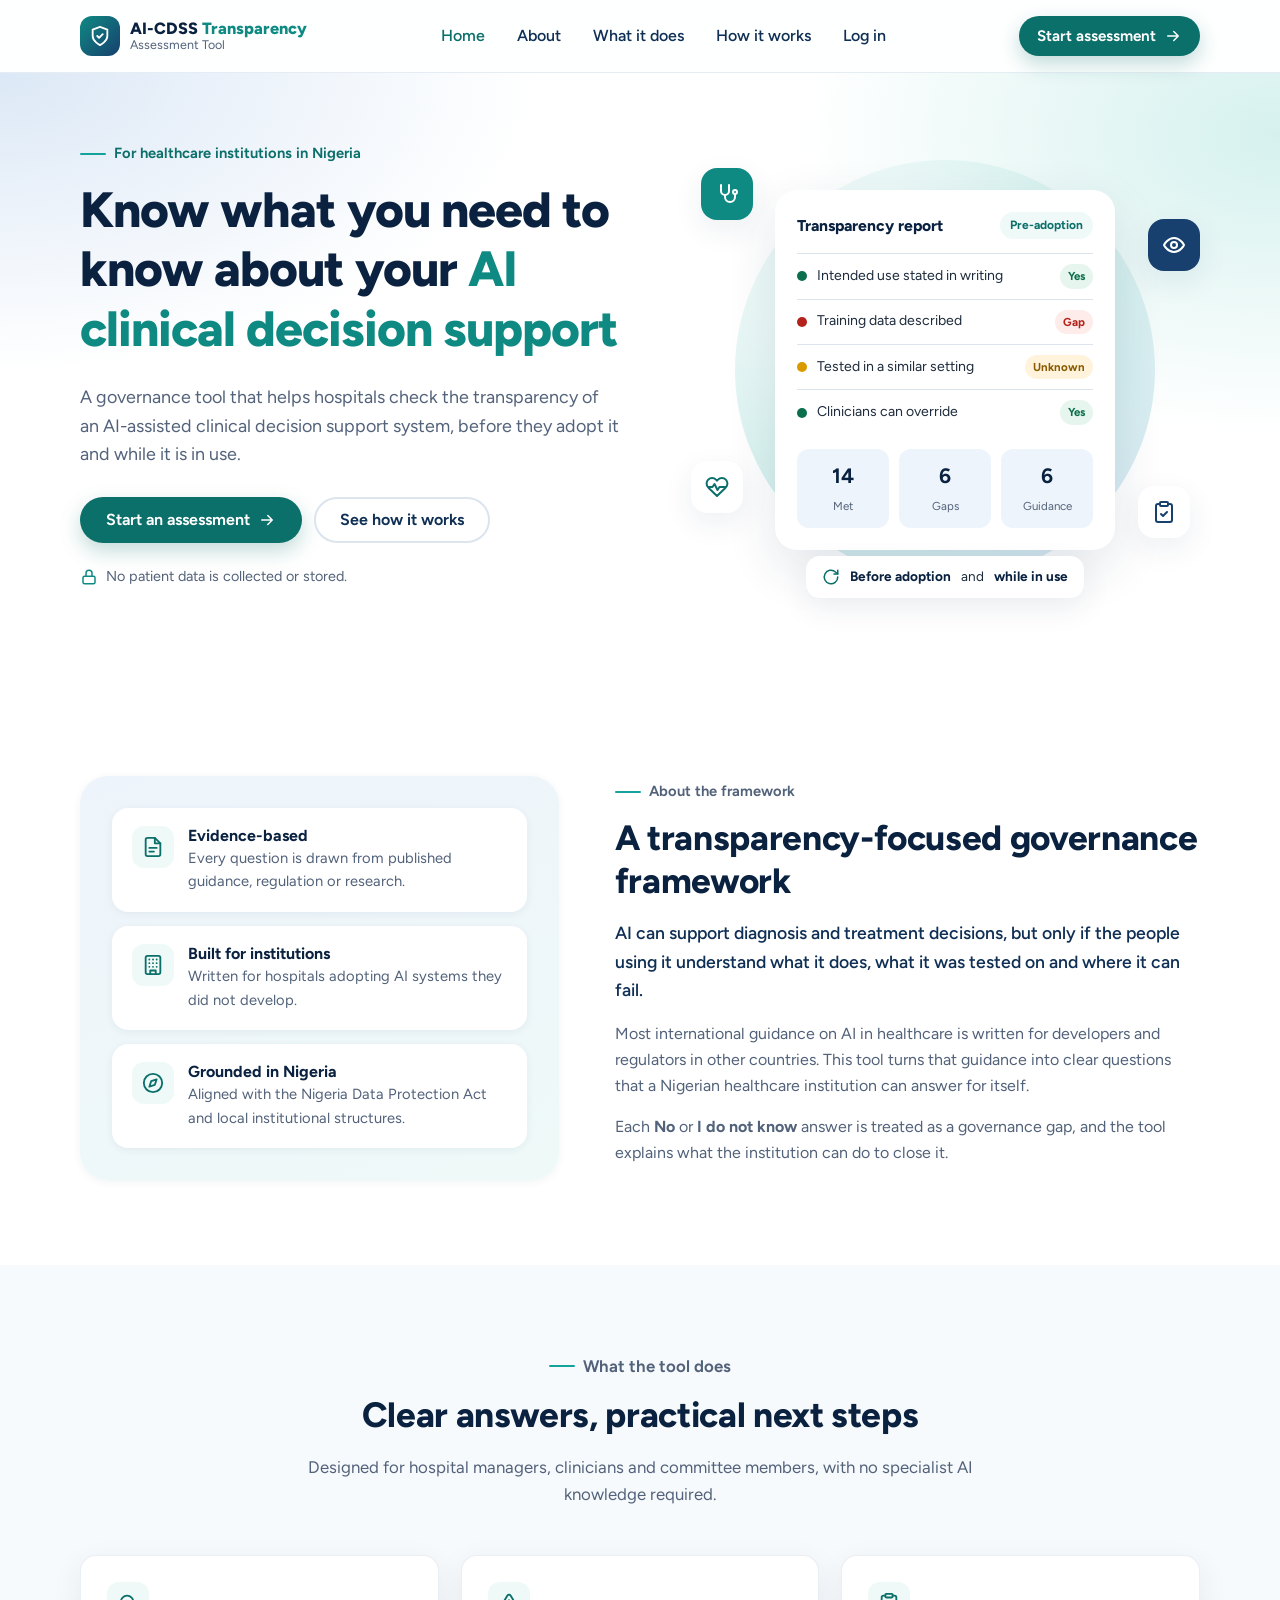
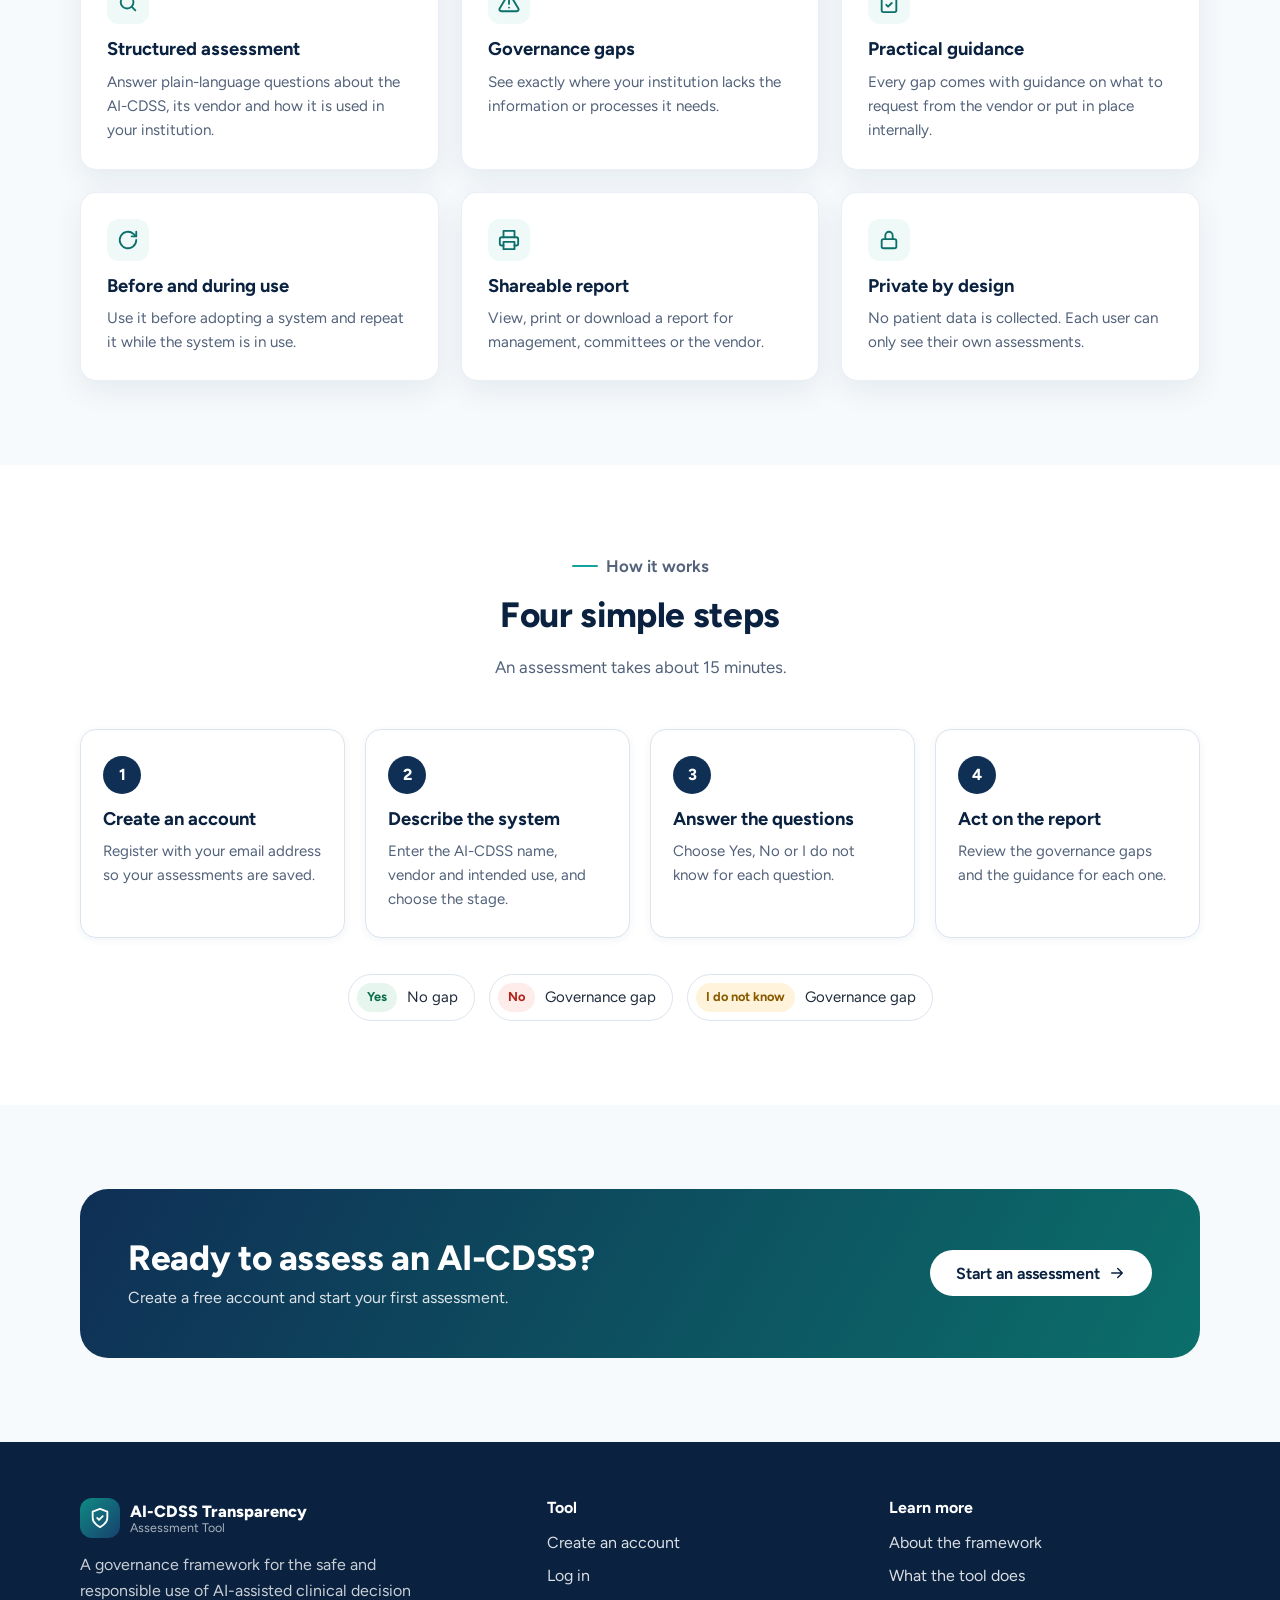
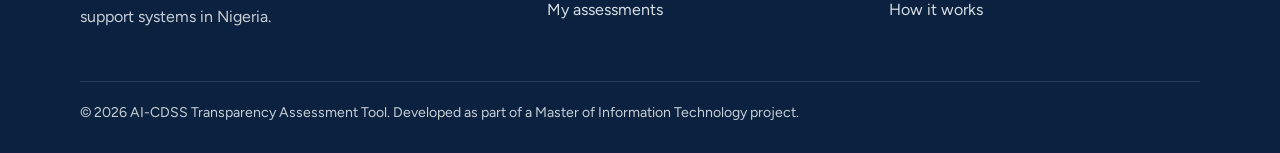
<file: aicdss-tool/index.html>
<!DOCTYPE html>
<html lang="en">
<head>
  <meta charset="UTF-8">
  <meta name="viewport" content="width=device-width, initial-scale=1">
  <title>AI-CDSS Transparency Assessment Tool</title>
  <meta name="description" content="A governance tool that helps Nigerian healthcare institutions check the transparency of AI-assisted clinical decision support systems, before adoption and while in use.">
  <link rel="preconnect" href="https://fonts.googleapis.com">
  <link rel="preconnect" href="https://fonts.gstatic.com" crossorigin>
  <link href="https://fonts.googleapis.com/css2?family=Figtree:wght@400;500;600;700;800&display=swap" rel="stylesheet">
  <link rel="stylesheet" href="css/styles.css">
</head>
<body>
  <a class="skip-link" href="#main">Skip to main content</a>

  <header class="site-header">
    <div class="container nav">
      <a class="brand" href="index.html" aria-label="AI-CDSS Transparency Assessment Tool, home">
        <span class="brand-mark" data-icon="shield"></span>
        <span class="brand-text">
          <span class="brand-name">AI-CDSS <span>Transparency</span></span>
          <span class="brand-sub">Assessment Tool</span>
        </span>
      </a>
      <ul class="nav-links" id="nav-links">
        <li><a href="index.html" aria-current="page">Home</a></li>
        <li><a href="#about">About</a></li>
        <li><a href="#features">What it does</a></li>
        <li><a href="#how">How it works</a></li>
        <li><a href="login.html">Log in</a></li>
      </ul>
      <div class="nav-actions">
        <a class="btn btn-primary btn-sm" href="login.html?mode=register" aria-label="Start assessment"><span class="btn-label">Start assessment</span><span data-icon="arrowRight"></span></a>
        <button class="menu-btn" type="button" aria-controls="nav-links" aria-expanded="false" aria-label="Open menu" data-icon="menu"></button>
      </div>
    </div>
  </header>

  <main id="main">
    <!-- Hero -->
    <section class="hero">
      <div class="container hero-grid">
        <div>
          <p class="eyebrow">For healthcare institutions in Nigeria</p>
          <h1>Know what you need to know about your <span>AI clinical decision support</span></h1>
          <p class="hero-lead">A governance tool that helps hospitals check the transparency of an AI-assisted clinical decision support system, before they adopt it and while it is in use.</p>
          <div class="hero-cta">
            <a class="btn btn-primary" href="login.html?mode=register">Start an assessment <span data-icon="arrowRight"></span></a>
            <a class="btn btn-secondary" href="#how">See how it works</a>
          </div>
          <p class="hero-note"><span data-icon="lock"></span> No patient data is collected or stored.</p>
        </div>

        <div class="hero-visual" aria-hidden="true">
          <div class="hero-circle"></div>
          <div class="mock-card">
            <div class="mock-head">
              <span class="mock-title">Transparency report</span>
              <span class="mock-pill">Pre-adoption</span>
            </div>
            <div class="mock-row"><span class="dot" style="background:#0B6F4E"></span><span class="lbl">Intended use stated in writing</span><span class="tag badge-yes">Yes</span></div>
            <div class="mock-row"><span class="dot" style="background:#B4231B"></span><span class="lbl">Training data described</span><span class="tag badge-no">Gap</span></div>
            <div class="mock-row"><span class="dot" style="background:#D99A00"></span><span class="lbl">Tested in a similar setting</span><span class="tag badge-unknown">Unknown</span></div>
            <div class="mock-row"><span class="dot" style="background:#0B6F4E"></span><span class="lbl">Clinicians can override</span><span class="tag badge-yes">Yes</span></div>
            <div class="mock-score">
              <div><strong>14</strong><span>Met</span></div>
              <div><strong>6</strong><span>Gaps</span></div>
              <div><strong>6</strong><span>Guidance</span></div>
            </div>
          </div>
          <span class="float-badge fb-1" data-icon="stethoscope"></span>
          <span class="float-badge fb-2" data-icon="eye"></span>
          <span class="float-badge fb-3" data-icon="heart"></span>
          <span class="float-badge fb-4" data-icon="clipboard"></span>
          <div class="contact-strip"><span data-icon="refresh" style="width:18px;height:18px;color:#0B6F6A"></span><strong>Before adoption</strong> and <strong>while in use</strong></div>
        </div>
      </div>
    </section>

    <!-- About -->
    <section class="section section-white" id="about">
      <div class="container about-grid">
        <div class="about-panel">
          <div class="stat-list">
            <div class="stat"><span class="stat-icon" data-icon="file"></span><div><h3>Evidence-based</h3><p>Every question is drawn from published guidance, regulation or research.</p></div></div>
            <div class="stat"><span class="stat-icon" data-icon="building"></span><div><h3>Built for institutions</h3><p>Written for hospitals adopting AI systems they did not develop.</p></div></div>
            <div class="stat"><span class="stat-icon" data-icon="compass"></span><div><h3>Grounded in Nigeria</h3><p>Aligned with the Nigeria Data Protection Act and local institutional structures.</p></div></div>
          </div>
        </div>
        <div class="about-copy">
          <p class="eyebrow">About the framework</p>
          <h2>A transparency-focused governance framework</h2>
          <p class="lead">AI can support diagnosis and treatment decisions, but only if the people using it understand what it does, what it was tested on and where it can fail.</p>
          <p>Most international guidance on AI in healthcare is written for developers and regulators in other countries. This tool turns that guidance into clear questions that a Nigerian healthcare institution can answer for itself.</p>
          <p>Each <strong>No</strong> or <strong>I do not know</strong> answer is treated as a governance gap, and the tool explains what the institution can do to close it.</p>
        </div>
      </div>
    </section>

    <!-- Features -->
    <section class="section" id="features">
      <div class="container">
        <div class="section-head">
          <p class="eyebrow">What the tool does</p>
          <h2>Clear answers, practical next steps</h2>
          <p>Designed for hospital managers, clinicians and committee members, with no specialist AI knowledge required.</p>
        </div>
        <div class="card-grid">
          <article class="card"><span class="stat-icon" data-icon="search"></span><h3>Structured assessment</h3><p>Answer plain-language questions about the AI-CDSS, its vendor and how it is used in your institution.</p></article>
          <article class="card"><span class="stat-icon" data-icon="alert"></span><h3>Governance gaps</h3><p>See exactly where your institution lacks the information or processes it needs.</p></article>
          <article class="card"><span class="stat-icon" data-icon="clipboard"></span><h3>Practical guidance</h3><p>Every gap comes with guidance on what to request from the vendor or put in place internally.</p></article>
          <article class="card"><span class="stat-icon" data-icon="refresh"></span><h3>Before and during use</h3><p>Use it before adopting a system and repeat it while the system is in use.</p></article>
          <article class="card"><span class="stat-icon" data-icon="printer"></span><h3>Shareable report</h3><p>View, print or download a report for management, committees or the vendor.</p></article>
          <article class="card"><span class="stat-icon" data-icon="lock"></span><h3>Private by design</h3><p>No patient data is collected. Each user can only see their own assessments.</p></article>
        </div>
      </div>
    </section>

    <!-- How it works -->
    <section class="section section-white" id="how">
      <div class="container">
        <div class="section-head">
          <p class="eyebrow">How it works</p>
          <h2>Four simple steps</h2>
          <p>An assessment takes about 15 minutes.</p>
        </div>
        <div class="steps">
          <div class="step"><span class="step-num">1</span><h3>Create an account</h3><p>Register with your email address so your assessments are saved.</p></div>
          <div class="step"><span class="step-num">2</span><h3>Describe the system</h3><p>Enter the AI-CDSS name, vendor and intended use, and choose the stage.</p></div>
          <div class="step"><span class="step-num">3</span><h3>Answer the questions</h3><p>Choose Yes, No or I do not know for each question.</p></div>
          <div class="step"><span class="step-num">4</span><h3>Act on the report</h3><p>Review the governance gaps and the guidance for each one.</p></div>
        </div>
        <div class="answer-legend" aria-label="How answers are treated">
          <span class="legend-item"><span class="badge badge-yes">Yes</span> No gap</span>
          <span class="legend-item"><span class="badge badge-no">No</span> Governance gap</span>
          <span class="legend-item"><span class="badge badge-unknown">I do not know</span> Governance gap</span>
        </div>
      </div>
    </section>

    <!-- CTA -->
    <section class="section">
      <div class="container">
        <div class="cta-band">
          <div>
            <h2>Ready to assess an AI-CDSS?</h2>
            <p>Create a free account and start your first assessment.</p>
          </div>
          <a class="btn btn-primary" href="login.html?mode=register">Start an assessment <span data-icon="arrowRight"></span></a>
        </div>
      </div>
    </section>
  </main>

  <footer class="site-footer">
    <div class="container">
      <div class="footer-grid">
        <div>
          <a class="brand" href="index.html">
            <span class="brand-mark" data-icon="shield"></span>
            <span class="brand-text"><span class="brand-name">AI-CDSS Transparency</span><span class="brand-sub">Assessment Tool</span></span>
          </a>
          <p style="margin-top:14px;max-width:360px">A governance framework for the safe and responsible use of AI-assisted clinical decision support systems in Nigeria.</p>
        </div>
        <div>
          <h4>Tool</h4>
          <ul>
            <li><a href="login.html?mode=register">Create an account</a></li>
            <li><a href="login.html">Log in</a></li>
            <li><a href="dashboard.html">My assessments</a></li>
          </ul>
        </div>
        <div>
          <h4>Learn more</h4>
          <ul>
            <li><a href="#about">About the framework</a></li>
            <li><a href="#features">What the tool does</a></li>
            <li><a href="#how">How it works</a></li>
          </ul>
        </div>
      </div>
      <div class="footer-bottom">&copy; <span data-year></span> AI-CDSS Transparency Assessment Tool. Developed as part of a Master of Information Technology project.</div>
    </div>
  </footer>

  <script src="js/config.js"></script>
  <script src="js/common.js"></script>
</body>
</html>
</file>
<file: aicdss-tool/css/styles.css>
/* AI-CDSS Transparency Assessment Tool — shared styles
   Brand: teal (primary) and deep blue (secondary). */

:root {
  --teal-50: #EEF9F8;
  --teal-100: #D5F1EE;
  --teal-500: #14A39A;
  --teal-600: #0F8A83;
  --teal-700: #0B6F6A;   /* buttons: white text passes 4.5:1 */
  --blue-50: #EEF4FB;
  --blue-100: #DCE8F6;
  --blue-700: #17406E;
  --blue-800: #0F2F55;
  --blue-900: #0A2240;   /* headings, footer */

  --color-primary: var(--teal-700);
  --color-primary-hover: #095B57;
  --color-secondary: var(--blue-800);
  --color-text: #1E2B3C;
  --color-muted: #52627A;
  --color-border: #DCE4EE;
  --color-bg: #F7FAFC;
  --color-card: #FFFFFF;
  --color-gap: #B4231B;
  --color-gap-bg: #FDECEA;
  --color-ok: #0B6F4E;
  --color-ok-bg: #E6F5EE;
  --color-unknown: #8A5A00;
  --color-unknown-bg: #FFF4DB;

  --radius-sm: 10px;
  --radius: 16px;
  --radius-lg: 28px;
  --shadow-sm: 0 2px 8px rgba(15, 47, 85, 0.06);
  --shadow: 0 10px 30px rgba(15, 47, 85, 0.08);
  --shadow-lg: 0 18px 50px rgba(15, 47, 85, 0.12);
  --font: "Figtree", "Noto Sans", system-ui, -apple-system, "Segoe UI", sans-serif;
  --max: 1160px;
}

*, *::before, *::after { box-sizing: border-box; }
html { scroll-behavior: smooth; }
body {
  margin: 0;
  font-family: var(--font);
  font-size: 16px;
  line-height: 1.6;
  color: var(--color-text);
  background: var(--color-bg);
  -webkit-font-smoothing: antialiased;
}
img, svg { display: block; max-width: 100%; }
a { color: var(--color-primary); }
h1, h2, h3, h4 { color: var(--blue-900); line-height: 1.2; margin: 0 0 .5em; }
h1 { font-size: clamp(2rem, 4.5vw, 3.1rem); font-weight: 800; letter-spacing: -0.02em; }
h2 { font-size: clamp(1.6rem, 3vw, 2.2rem); font-weight: 750; letter-spacing: -0.01em; }
h3 { font-size: 1.15rem; font-weight: 700; }
p { margin: 0 0 1em; }

.container { width: 100%; max-width: var(--max); margin: 0 auto; padding: 0 20px; }
.sr-only { position: absolute; width: 1px; height: 1px; overflow: hidden; clip: rect(0 0 0 0); white-space: nowrap; }
.skip-link { position: absolute; left: -9999px; top: 8px; background: #fff; padding: 8px 12px; border-radius: 8px; z-index: 100; }
.skip-link:focus { left: 8px; }

:focus-visible { outline: 3px solid var(--teal-500); outline-offset: 2px; border-radius: 6px; }

/* ---------- Buttons ---------- */
.btn {
  display: inline-flex; align-items: center; justify-content: center; gap: 8px;
  min-height: 46px; padding: 0 24px;
  border-radius: 999px; border: 2px solid transparent;
  font: inherit; font-weight: 650; font-size: 1rem; text-decoration: none;
  cursor: pointer; transition: background .2s ease, box-shadow .2s ease, transform .2s ease, color .2s ease;
}
.btn svg { width: 18px; height: 18px; }
.btn-primary { background: var(--color-primary); color: #fff; box-shadow: 0 8px 20px rgba(11, 111, 106, .25); }
.btn-primary:hover { background: var(--color-primary-hover); transform: translateY(-1px); }
.btn-secondary { background: #fff; color: var(--blue-800); border-color: var(--color-border); }
.btn-secondary:hover { border-color: var(--teal-500); color: var(--teal-700); }
.btn-ghost { background: transparent; color: var(--blue-800); }
.btn-ghost:hover { background: var(--blue-50); }
.btn-sm { min-height: 40px; padding: 0 16px; font-size: .95rem; }
.btn:disabled { opacity: .55; cursor: not-allowed; transform: none; }

/* ---------- Header / nav ---------- */
.site-header {
  position: sticky; top: 0; z-index: 50;
  background: rgba(255, 255, 255, .85);
  backdrop-filter: saturate(180%) blur(10px);
  border-bottom: 1px solid rgba(220, 228, 238, .7);
}
.nav { display: flex; align-items: center; justify-content: space-between; min-height: 72px; gap: 16px; }
.brand { display: flex; align-items: center; gap: 10px; text-decoration: none; }
.brand-mark {
  width: 40px; height: 40px; border-radius: 12px; flex-shrink: 0;
  background: linear-gradient(135deg, var(--teal-600), var(--blue-700));
  display: grid; place-items: center; color: #fff;
}
.brand-mark svg { width: 22px; height: 22px; }
.brand-text { display: flex; flex-direction: column; line-height: 1.15; }
.brand-name { font-weight: 800; color: var(--blue-900); font-size: 1.02rem; }
.brand-name span { color: var(--teal-600); }
.brand-sub { font-size: .78rem; color: var(--color-muted); }
.nav-links { display: flex; align-items: center; gap: 4px; list-style: none; margin: 0; padding: 0; }
.nav-links a { display: inline-flex; align-items: center; min-height: 44px; padding: 0 14px; color: var(--blue-800); text-decoration: none; font-weight: 550; border-radius: 999px; }
.nav-links a:hover { background: var(--blue-50); }
.nav-links a[aria-current="page"] { color: var(--teal-700); }
.nav-actions { display: flex; align-items: center; gap: 8px; }
.user-chip { font-size: .9rem; color: var(--color-muted); max-width: 220px; overflow: hidden; text-overflow: ellipsis; white-space: nowrap; }

/* ---------- Hero ---------- */
.hero {
  position: relative; overflow: hidden;
  background:
    radial-gradient(900px 500px at 0% 0%, var(--blue-100) 0%, transparent 60%),
    radial-gradient(800px 500px at 100% 10%, var(--teal-100) 0%, transparent 60%),
    #fff;
  padding: 64px 0 88px;
}
.hero-grid { display: grid; grid-template-columns: 1.05fr .95fr; gap: 48px; align-items: center; }
.eyebrow { display: inline-flex; align-items: center; gap: 8px; color: var(--teal-700); font-weight: 650; font-size: .92rem; margin-bottom: 14px; }
.eyebrow::before { content: ""; width: 26px; height: 2px; background: var(--teal-500); border-radius: 2px; }
.hero h1 span { color: var(--teal-600); }
.hero-lead { font-size: 1.12rem; color: var(--color-muted); max-width: 540px; }
.hero-cta { display: flex; flex-wrap: wrap; gap: 12px; margin-top: 28px; }
.hero-note { display: flex; align-items: center; gap: 8px; margin-top: 22px; font-size: .9rem; color: var(--color-muted); }
.hero-note svg { width: 18px; height: 18px; color: var(--teal-600); }

.hero-visual { position: relative; display: grid; place-items: center; min-height: 420px; }
.hero-circle {
  position: absolute; width: min(420px, 90%); aspect-ratio: 1; border-radius: 50%;
  background: radial-gradient(circle at 30% 30%, #fff 0%, var(--teal-100) 55%, var(--blue-100) 100%);
}
.mock-card {
  position: relative; width: min(340px, 86%);
  background: #fff; border-radius: 22px; box-shadow: var(--shadow-lg);
  padding: 22px;
}
.mock-head { display: flex; justify-content: space-between; align-items: center; margin-bottom: 14px; }
.mock-title { font-weight: 750; color: var(--blue-900); font-size: .98rem; }
.mock-pill { font-size: .75rem; font-weight: 700; padding: 4px 10px; border-radius: 999px; background: var(--teal-50); color: var(--teal-700); }
.mock-row { display: flex; align-items: center; gap: 10px; padding: 10px 0; border-top: 1px solid var(--color-border); font-size: .88rem; color: var(--color-text); }
.mock-row .dot { width: 10px; height: 10px; border-radius: 50%; flex-shrink: 0; }
.mock-row .lbl { flex: 1; }
.mock-row .tag { font-size: .72rem; font-weight: 700; padding: 3px 8px; border-radius: 999px; }
.mock-score { display: flex; gap: 10px; margin-top: 14px; }
.mock-score div { flex: 1; text-align: center; border-radius: 12px; padding: 10px 6px; background: var(--blue-50); }
.mock-score strong { display: block; font-size: 1.3rem; color: var(--blue-900); }
.mock-score span { font-size: .72rem; color: var(--color-muted); }
.float-badge {
  position: absolute; width: 52px; height: 52px; border-radius: 16px;
  display: grid; place-items: center; color: #fff; box-shadow: var(--shadow);
}
.float-badge svg { width: 24px; height: 24px; }
.fb-1 { top: 2%; left: 2%; background: var(--teal-600); }
.fb-2 { top: 14%; right: 0; background: var(--blue-700); }
.fb-3 { bottom: 16%; left: 0; background: #fff; color: var(--teal-700); }
.fb-4 { bottom: 10%; right: 2%; background: #fff; color: var(--blue-700); }
.contact-strip {
  position: absolute; bottom: -18px; left: 50%; transform: translateX(-50%);
  background: #fff; border-radius: 14px; box-shadow: var(--shadow); padding: 10px 16px;
  display: flex; align-items: center; gap: 10px; white-space: nowrap; font-size: .85rem;
}
.contact-strip strong { color: var(--blue-900); }

/* ---------- Sections ---------- */
.section { padding: 84px 0; }
.section-white { background: #fff; }
.section-head { text-align: center; max-width: 680px; margin: 0 auto 48px; }
.section-head p { color: var(--color-muted); font-size: 1.05rem; }

.about-grid { display: grid; grid-template-columns: .9fr 1.1fr; gap: 56px; align-items: center; }
.about-panel {
  border-radius: var(--radius-lg); padding: 32px;
  background: linear-gradient(160deg, var(--blue-50), var(--teal-50));
  box-shadow: var(--shadow-sm);
}
.stat-list { display: grid; gap: 14px; }
.stat { background: #fff; border-radius: var(--radius); padding: 18px 20px; display: flex; gap: 14px; align-items: flex-start; box-shadow: var(--shadow-sm); }
.stat-icon { width: 42px; height: 42px; flex-shrink: 0; border-radius: 12px; display: grid; place-items: center; background: var(--teal-50); color: var(--teal-700); }
.stat-icon svg { width: 22px; height: 22px; }
.stat h3 { font-size: 1rem; margin-bottom: 2px; }
.stat p { margin: 0; font-size: .92rem; color: var(--color-muted); }
.about-copy .lead { font-size: 1.1rem; color: var(--blue-800); font-weight: 550; }
.about-copy p { color: var(--color-muted); }

.card-grid { display: grid; grid-template-columns: repeat(3, 1fr); gap: 22px; }
.card {
  background: var(--color-card); border-radius: var(--radius); padding: 26px;
  box-shadow: var(--shadow); border: 1px solid rgba(220, 228, 238, .6);
  transition: transform .2s ease, box-shadow .2s ease;
}
.card:hover { transform: translateY(-3px); box-shadow: var(--shadow-lg); }
.card .stat-icon { margin-bottom: 14px; }
.card p { color: var(--color-muted); margin: 0; font-size: .95rem; }

.steps { display: grid; grid-template-columns: repeat(4, 1fr); gap: 20px; counter-reset: step; }
.step { position: relative; background: #fff; border-radius: var(--radius); padding: 26px 22px; box-shadow: var(--shadow-sm); border: 1px solid var(--color-border); }
.step-num {
  width: 38px; height: 38px; border-radius: 50%; display: grid; place-items: center;
  background: var(--blue-800); color: #fff; font-weight: 750; margin-bottom: 14px;
}
.step p { margin: 0; color: var(--color-muted); font-size: .94rem; }

.answer-legend { display: flex; flex-wrap: wrap; justify-content: center; gap: 14px; margin-top: 36px; }
.legend-item { display: flex; align-items: center; gap: 10px; background: #fff; border: 1px solid var(--color-border); border-radius: 999px; padding: 8px 16px 8px 8px; font-size: .94rem; }

.cta-band {
  border-radius: var(--radius-lg); padding: 48px;
  background: linear-gradient(120deg, var(--blue-800), var(--teal-700));
  color: #fff; display: flex; align-items: center; justify-content: space-between; gap: 24px; flex-wrap: wrap;
}
.cta-band h2 { color: #fff; margin-bottom: 6px; }
.cta-band p { margin: 0; color: rgba(255, 255, 255, .85); }
.cta-band .btn-primary { background: #fff; color: var(--blue-900); box-shadow: none; }
.cta-band .btn-primary:hover { background: var(--teal-50); }

/* ---------- Footer ---------- */
.site-footer { background: var(--blue-900); color: rgba(255, 255, 255, .78); padding: 56px 0 28px; margin-top: 0; }
.footer-grid { display: grid; grid-template-columns: 1.4fr 1fr 1fr; gap: 32px; }
.site-footer .brand-name { color: #fff; }
.site-footer .brand-sub { color: rgba(255, 255, 255, .65); }
.site-footer h4 { color: #fff; font-size: 1rem; margin-bottom: 12px; }
.site-footer ul { list-style: none; padding: 0; margin: 0; display: grid; gap: 8px; }
.site-footer a { color: rgba(255, 255, 255, .85); text-decoration: none; }
.site-footer a:hover { color: #fff; text-decoration: underline; }
.footer-bottom { border-top: 1px solid rgba(255, 255, 255, .12); margin-top: 36px; padding-top: 20px; font-size: .88rem; }

/* ---------- App shell ---------- */
.app-main { min-height: calc(100vh - 72px); padding: 40px 0 72px;
  background:
    radial-gradient(700px 360px at 0% 0%, var(--blue-50) 0%, transparent 60%),
    radial-gradient(700px 360px at 100% 0%, var(--teal-50) 0%, transparent 60%),
    var(--color-bg);
}
.page-head { display: flex; justify-content: space-between; align-items: flex-end; gap: 16px; flex-wrap: wrap; margin-bottom: 28px; }
.page-head p { color: var(--color-muted); margin: 0; }
.panel { background: #fff; border-radius: var(--radius); box-shadow: var(--shadow); border: 1px solid rgba(220, 228, 238, .6); padding: 28px; }
.notice {
  display: flex; gap: 12px; align-items: flex-start;
  background: var(--color-unknown-bg); color: #5C3D00; border-radius: var(--radius-sm);
  padding: 12px 16px; font-size: .92rem; margin-bottom: 20px;
}
.notice svg { width: 20px; height: 20px; flex-shrink: 0; margin-top: 2px; }

/* Forms */
.form-grid { display: grid; grid-template-columns: 1fr 1fr; gap: 18px; }
.form-grid .full { grid-column: 1 / -1; }
.field label, .field legend { display: block; font-weight: 650; color: var(--blue-900); margin-bottom: 6px; font-size: .95rem; }
.field .hint { font-size: .85rem; color: var(--color-muted); margin: -2px 0 6px; }
.field input, .field textarea {
  width: 100%; min-height: 48px; padding: 12px 14px;
  font: inherit; color: var(--color-text);
  border: 1.5px solid var(--color-border); border-radius: var(--radius-sm); background: #fff;
  transition: border-color .2s ease, box-shadow .2s ease;
}
.field textarea { min-height: 96px; resize: vertical; }
.field input:focus, .field textarea:focus { outline: none; border-color: var(--teal-500); box-shadow: 0 0 0 4px rgba(20, 163, 154, .15); }
.field .error-text { color: var(--color-gap); font-size: .86rem; margin-top: 6px; display: none; }
.field.invalid input, .field.invalid textarea { border-color: var(--color-gap); }
.field.invalid .error-text { display: block; }
fieldset { border: 0; padding: 0; margin: 0; }
.choice-row { display: grid; grid-template-columns: 1fr 1fr; gap: 12px; }
.choice {
  position: relative; display: flex; gap: 12px; align-items: flex-start; cursor: pointer;
  border: 1.5px solid var(--color-border); border-radius: var(--radius-sm); padding: 14px 16px; background: #fff;
  transition: border-color .2s ease, background .2s ease;
}
.choice input, .answer-option input { position: absolute; opacity: 0; width: 1px; height: 1px; pointer-events: none; }
.choice .radio { width: 20px; height: 20px; border-radius: 50%; border: 2px solid #9AA9BC; flex-shrink: 0; margin-top: 2px; display: grid; place-items: center; }
.choice strong { display: block; color: var(--blue-900); }
.choice span.small { font-size: .86rem; color: var(--color-muted); }
.choice:has(input:checked) { border-color: var(--teal-600); background: var(--teal-50); }
.choice:has(input:checked) .radio { border-color: var(--teal-600); }
.choice:has(input:checked) .radio::after { content: ""; width: 10px; height: 10px; border-radius: 50%; background: var(--teal-600); }
.choice:has(input:focus-visible) { outline: 3px solid var(--teal-500); outline-offset: 2px; }
.form-actions { display: flex; justify-content: flex-end; gap: 12px; margin-top: 24px; flex-wrap: wrap; }
.form-message { margin-top: 14px; font-size: .92rem; min-height: 1.4em; }
.form-message.error { color: var(--color-gap); }
.form-message.success { color: var(--color-ok); }

/* Auth */
.auth-wrap { display: grid; grid-template-columns: 1fr 1fr; gap: 0; max-width: 980px; margin: 0 auto; border-radius: var(--radius-lg); overflow: hidden; box-shadow: var(--shadow-lg); background: #fff; }
.auth-side { background: linear-gradient(160deg, var(--blue-800), var(--teal-700)); color: #fff; padding: 44px; display: flex; flex-direction: column; justify-content: space-between; gap: 28px; }
.auth-side h2 { color: #fff; }
.auth-side p, .auth-side li { color: rgba(255, 255, 255, .86); }
.auth-side ul { padding: 0; margin: 0; list-style: none; display: grid; gap: 12px; }
.auth-side li { display: flex; gap: 10px; align-items: flex-start; }
.auth-side li svg { width: 20px; height: 20px; flex-shrink: 0; margin-top: 2px; }
.auth-form { padding: 44px; }
.tabs { display: flex; background: var(--blue-50); border-radius: 999px; padding: 4px; margin-bottom: 24px; }
.tab { flex: 1; min-height: 44px; border: 0; border-radius: 999px; background: transparent; font: inherit; font-weight: 650; color: var(--blue-800); cursor: pointer; }
.tab[aria-selected="true"] { background: #fff; box-shadow: var(--shadow-sm); color: var(--teal-700); }
.auth-form .field { margin-bottom: 16px; }
.auth-form .btn { width: 100%; }

/* Dashboard */
.summary-row { display: grid; grid-template-columns: repeat(3, 1fr); gap: 18px; margin-bottom: 28px; }
.summary { background: #fff; border-radius: var(--radius); padding: 20px 22px; box-shadow: var(--shadow-sm); border: 1px solid var(--color-border); }
.summary strong { display: block; font-size: 1.8rem; color: var(--blue-900); line-height: 1.1; }
.summary span { color: var(--color-muted); font-size: .92rem; }
.table-wrap { overflow-x: auto; }
table { width: 100%; border-collapse: collapse; }
th, td { text-align: left; padding: 14px 12px; border-bottom: 1px solid var(--color-border); vertical-align: top; font-size: .95rem; }
th { font-size: .82rem; text-transform: uppercase; letter-spacing: .04em; color: var(--color-muted); font-weight: 700; }
tr:last-child td { border-bottom: 0; }
.badge { display: inline-flex; align-items: center; gap: 6px; padding: 4px 10px; border-radius: 999px; font-size: .8rem; font-weight: 700; white-space: nowrap; }
.badge-done { background: var(--color-ok-bg); color: var(--color-ok); }
.badge-progress { background: var(--color-unknown-bg); color: var(--color-unknown); }
.badge-stage { background: var(--blue-50); color: var(--blue-800); }
.badge-gap { background: var(--color-gap-bg); color: var(--color-gap); }
.badge-yes { background: var(--color-ok-bg); color: var(--color-ok); }
.badge-no { background: var(--color-gap-bg); color: var(--color-gap); }
.badge-unknown { background: var(--color-unknown-bg); color: var(--color-unknown); }
.empty { text-align: center; padding: 48px 20px; color: var(--color-muted); }
.empty .stat-icon { margin: 0 auto 14px; width: 56px; height: 56px; }
.row-actions { display: flex; gap: 8px; flex-wrap: nowrap; align-items: center; }

/* Assessment */
.assess-layout { display: grid; grid-template-columns: 280px 1fr; gap: 28px; align-items: start; }
.assess-side { position: sticky; top: 96px; }
.assess-side h3 { font-size: 1rem; }
.meta-list { list-style: none; margin: 0 0 18px; padding: 0; display: grid; gap: 8px; font-size: .9rem; }
.meta-list span { color: var(--color-muted); display: block; font-size: .8rem; }
.progress { height: 10px; border-radius: 999px; background: var(--blue-50); overflow: hidden; }
.progress-bar { height: 100%; width: 0; background: linear-gradient(90deg, var(--teal-600), var(--blue-700)); border-radius: 999px; transition: width .3s ease; }
.progress-text { font-size: .88rem; color: var(--color-muted); margin-top: 8px; }
.q-dots { display: grid; grid-template-columns: repeat(5, 1fr); gap: 6px; margin-top: 16px; }
.q-dot { min-height: 36px; border-radius: 8px; border: 1.5px solid var(--color-border); background: #fff; font: inherit; font-size: .8rem; font-weight: 700; color: var(--color-muted); cursor: pointer; }
.q-dot.answered { background: var(--teal-50); border-color: var(--teal-500); color: var(--teal-700); }
.q-dot.current { border-color: var(--blue-800); color: var(--blue-900); box-shadow: 0 0 0 2px var(--blue-100); }
.q-card { padding: 36px; }
.q-number { display: inline-flex; gap: 8px; align-items: center; font-size: .88rem; font-weight: 700; color: var(--teal-700); background: var(--teal-50); padding: 6px 12px; border-radius: 999px; margin-bottom: 18px; }
.q-text { font-size: clamp(1.25rem, 2.4vw, 1.55rem); font-weight: 700; color: var(--blue-900); line-height: 1.35; margin-bottom: 28px; }
.answer-options { display: grid; gap: 12px; }
.answer-option {
  display: flex; align-items: center; gap: 14px; cursor: pointer;
  min-height: 60px; padding: 14px 18px; border-radius: var(--radius-sm);
  border: 1.5px solid var(--color-border); background: #fff; font-weight: 600; color: var(--blue-900);
  transition: border-color .2s ease, background .2s ease;
}

.answer-option .radio { width: 22px; height: 22px; border-radius: 50%; border: 2px solid #9AA9BC; display: grid; place-items: center; flex-shrink: 0; }
.answer-option:hover { border-color: var(--teal-500); }
.answer-option:has(input:checked) { border-color: var(--teal-600); background: var(--teal-50); }
.answer-option:has(input:checked) .radio { border-color: var(--teal-600); }
.answer-option:has(input:checked) .radio::after { content: ""; width: 11px; height: 11px; border-radius: 50%; background: var(--teal-600); }
.answer-option:has(input:focus-visible) { outline: 3px solid var(--teal-500); outline-offset: 2px; }
.q-source { margin-top: 22px; font-size: .86rem; color: var(--color-muted); }
.q-nav { display: flex; justify-content: space-between; gap: 12px; margin-top: 28px; flex-wrap: wrap; }
.save-status { font-size: .85rem; color: var(--color-muted); margin-top: 12px; min-height: 1.3em; }

/* Report */
.report-head { display: flex; justify-content: space-between; gap: 20px; flex-wrap: wrap; align-items: flex-start; }
.report-meta { display: grid; grid-template-columns: repeat(3, minmax(0, 1fr)); gap: 14px 24px; margin-top: 18px; }
.report-meta div span { display: block; font-size: .8rem; color: var(--color-muted); }
.report-meta div strong { color: var(--blue-900); font-weight: 650; word-break: break-word; }
.score-row { display: grid; grid-template-columns: repeat(4, 1fr); gap: 14px; margin: 26px 0; }
.score { border-radius: var(--radius); padding: 18px; text-align: center; border: 1px solid var(--color-border); }
.score strong { display: block; font-size: 2rem; line-height: 1.1; }
.score span { font-size: .88rem; }
.score-yes { background: var(--color-ok-bg); color: var(--color-ok); }
.score-no { background: var(--color-gap-bg); color: var(--color-gap); }
.score-unknown { background: var(--color-unknown-bg); color: var(--color-unknown); }
.score-gaps { background: var(--blue-50); color: var(--blue-900); }
.gap-list { display: grid; gap: 14px; }
.gap-item { border: 1px solid var(--color-border); border-left: 5px solid var(--color-gap); border-radius: var(--radius-sm); padding: 18px 20px; background: #fff; }
.gap-item.unknown { border-left-color: #D99A00; }
.gap-top { display: flex; justify-content: space-between; gap: 12px; flex-wrap: wrap; margin-bottom: 8px; }
.gap-item h3 { font-size: 1rem; margin: 0; }
.gap-guidance { background: var(--teal-50); border-radius: 10px; padding: 12px 14px; margin-top: 10px; font-size: .94rem; }
.gap-guidance strong { color: var(--teal-700); }
.gap-source { font-size: .84rem; color: var(--color-muted); margin-top: 8px; }
.report-section { margin-top: 34px; }
.report-actions { display: flex; gap: 10px; flex-wrap: wrap; }
.print-only { display: none; }

/* Toast */
.toast { position: fixed; bottom: 20px; left: 50%; transform: translateX(-50%) translateY(20px); opacity: 0; background: var(--blue-900); color: #fff; padding: 12px 18px; border-radius: 12px; box-shadow: var(--shadow-lg); transition: opacity .25s ease, transform .25s ease; z-index: 200; font-size: .94rem; }
.toast.show { opacity: 1; transform: translateX(-50%) translateY(0); }

/* Mobile nav toggle */
.menu-btn { display: none; width: 44px; height: 44px; border-radius: 12px; border: 1px solid var(--color-border); background: #fff; cursor: pointer; place-items: center; color: var(--blue-900); }
.menu-btn svg { width: 22px; height: 22px; }

/* ---------- Responsive ---------- */
@media (max-width: 960px) {
  .hero-grid, .about-grid, .auth-wrap { grid-template-columns: 1fr; }
  .hero-visual { min-height: 380px; }
  .card-grid { grid-template-columns: 1fr 1fr; }
  .steps { grid-template-columns: 1fr 1fr; }
  .assess-layout { grid-template-columns: 1fr; }
  .assess-side { position: static; }
  .footer-grid { grid-template-columns: 1fr 1fr; }
  .score-row { grid-template-columns: 1fr 1fr; }
}
@media (max-width: 720px) {
  .menu-btn { display: grid; }
  .nav-links { display: none; position: absolute; top: 72px; left: 0; right: 0; flex-direction: column; align-items: stretch; background: #fff; padding: 10px 20px 18px; border-bottom: 1px solid var(--color-border); box-shadow: var(--shadow); }
  .nav-links.open { display: flex; }
  .nav-actions .btn-label { display: none; }
  .user-chip { display: none; }
  .brand-sub { display: none; }
  .card-grid, .steps, .summary-row, .form-grid, .choice-row, .report-meta { grid-template-columns: 1fr; }
  .footer-grid { grid-template-columns: 1fr; }
  .section { padding: 60px 0; }
  .cta-band, .auth-side, .auth-form, .panel, .q-card { padding: 24px; }
  .contact-strip { white-space: normal; width: 88%; }
  .float-badge { display: none; }
  .mock-card { margin-bottom: 34px; }
}

@media (prefers-reduced-motion: reduce) {
  *, *::before, *::after { transition: none !important; animation: none !important; scroll-behavior: auto !important; }
}

/* ---------- Print (report) ---------- */
@media print {
  @page { margin: 16mm; }
  body { background: #fff; font-size: 11pt; }
  .site-header, .site-footer, .report-actions, .no-print, .toast { display: none !important; }
  .app-main { background: #fff; padding: 0; }
  .panel { box-shadow: none; border: 0; padding: 0; }
  .print-only { display: block; }
  .gap-item, .score { break-inside: avoid; }
  .score-row { grid-template-columns: repeat(4, 1fr); }
  a { color: inherit; text-decoration: none; }
}
</file>
